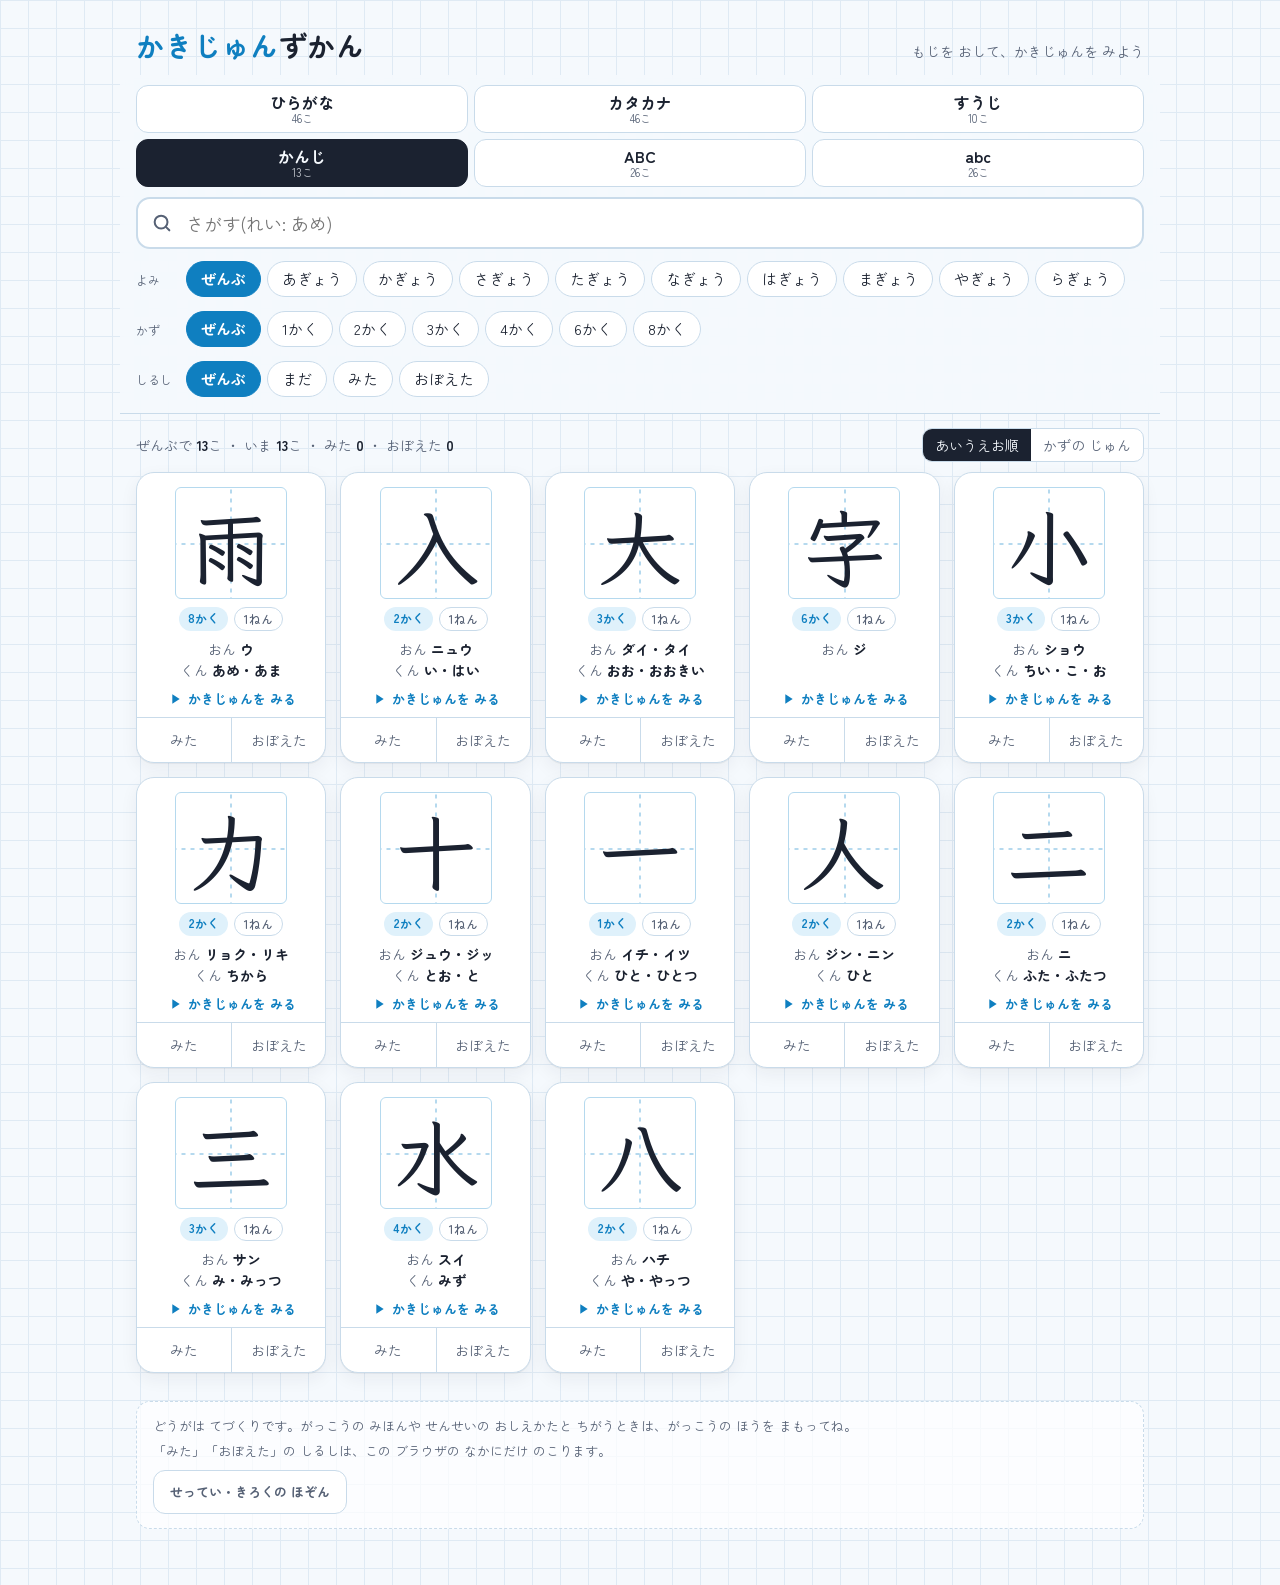
<file: docs/index.html>
<!DOCTYPE html>
<html lang="ja">
<head>
<meta charset="utf-8">
<meta name="viewport" content="width=device-width, initial-scale=1">
<title>かきじゅんずかん</title>
<link rel="preconnect" href="https://fonts.googleapis.com">
<link rel="preconnect" href="https://fonts.gstatic.com" crossorigin>
<link href="https://fonts.googleapis.com/css2?family=Klee+One:wght@400;600&family=Zen+Maru+Gothic:wght@400;500;700&display=swap" rel="stylesheet">
<style>
/* Layout idea: a school notebook page. Pale blue ruled paper, red-pencil accent,
   each kanji sits in a dashed-cross practice square like the real 漢字ノート. */
:root {
  --paper: #f5f9fd;
  --card: #ffffff;
  --grid: #dfeaf4;
  --line: #c9dbea;
  --ink: #1b2230;
  --ink-2: #566175;
  --accent: #0f7fc0;
  --accent-soft: #dff1fb;
  --ok: #26804f;
  --ok-soft: #e0f2e7;
  --guide: #b5d9ee;
  --shadow: 0 1px 0 rgba(27, 34, 48, .05), 0 6px 18px rgba(27, 34, 48, .06);
  --font-body: "Zen Maru Gothic", "Hiragino Maru Gothic ProN", "Yu Gothic", "Noto Sans JP", sans-serif;
  --font-kanji: "Klee One", "Yu Kyokasho", "UD Digi Kyokasho N-R", "Hiragino Mincho ProN", "Noto Serif JP", serif;
  color-scheme: light;
}
@media (prefers-color-scheme: dark) {
  :root:not([data-theme="light"]) {
    --paper: #12171e; --card: #1a212b; --grid: #1b2430; --line: #2b3646;
    --ink: #edf1f7; --ink-2: #9ba7b9; --accent: #5cc3f0; --accent-soft: #1c3442;
    --ok: #5ccb8a; --ok-soft: #1c3227; --guide: #2f5568;
    --shadow: 0 1px 0 rgba(0, 0, 0, .3), 0 6px 18px rgba(0, 0, 0, .25);
    color-scheme: dark;
  }
}
:root[data-theme="dark"] {
  --paper: #12171e; --card: #1a212b; --grid: #1b2430; --line: #2b3646;
  --ink: #edf1f7; --ink-2: #9ba7b9; --accent: #5cc3f0; --accent-soft: #1c3442;
  --ok: #5ccb8a; --ok-soft: #1c3227; --guide: #2f5568;
  --shadow: 0 1px 0 rgba(0, 0, 0, .3), 0 6px 18px rgba(0, 0, 0, .25);
  color-scheme: dark;
}

* { box-sizing: border-box; }
html { -webkit-text-size-adjust: 100%; }
body {
  margin: 0;
  background-color: var(--paper);
  background-image:
    linear-gradient(var(--grid) 1px, transparent 1px),
    linear-gradient(90deg, var(--grid) 1px, transparent 1px);
  background-size: 28px 28px;
  color: var(--ink);
  font-family: var(--font-body);
  font-size: 16px;
  line-height: 1.6;
}
button, input { font: inherit; color: inherit; }
button { cursor: pointer; }
:focus-visible { outline: 3px solid var(--accent); outline-offset: 2px; border-radius: 8px; }

.wrap { max-width: 1040px; margin: 0 auto; padding: 0 16px 56px; }

/* ---------- header + controls ---------- */
.top { padding: 28px 0 12px; display: flex; flex-wrap: wrap; align-items: baseline; justify-content: space-between; gap: 6px 16px; }
h1 { margin: 0; font-size: 28px; line-height: 1.25; letter-spacing: .02em; text-wrap: balance; }
h1 .mark { color: var(--accent); }
.lead { margin: 0; color: var(--ink-2); font-size: 14px; }

.controls {
  position: sticky; top: 0; z-index: 5;
  margin: 0 -16px; padding: 10px 16px 12px;
  background: color-mix(in srgb, var(--paper) 92%, transparent);
  backdrop-filter: blur(6px);
  border-bottom: 1px solid var(--line);
  display: grid; grid-template-columns: minmax(0, 1fr); gap: 10px;
}
.tabs { display: grid; grid-template-columns: repeat(3, minmax(0, 1fr)); gap: 6px; }
.tab {
  min-height: 48px; padding: 4px 2px; border: 1.5px solid var(--line); border-radius: 12px; background: var(--card);
  display: grid; justify-items: center; align-content: center; line-height: 1.2; font-size: 16px; font-weight: 700;
}
.tab small { font-size: 11px; font-weight: 400; color: var(--ink-2); font-variant-numeric: tabular-nums; }
.tab[aria-selected="true"] { background: var(--ink); border-color: var(--ink); color: var(--paper); }
.tab[aria-selected="true"] small { color: var(--paper); opacity: .8; }
.search { position: relative; }
.search input {
  width: 100%; height: 52px; padding: 0 48px 0 48px;
  border: 2px solid var(--line); border-radius: 14px;
  background: var(--card); font-size: 18px;
}
.search input:focus { border-color: var(--accent); outline: none; box-shadow: 0 0 0 4px var(--accent-soft); }
.search svg { position: absolute; left: 15px; top: 15px; width: 22px; height: 22px; color: var(--ink-2); pointer-events: none; }
.search .clear {
  position: absolute; right: 8px; top: 8px; width: 36px; height: 36px; border: 0; border-radius: 10px;
  background: transparent; color: var(--ink-2); font-size: 22px; line-height: 1;
}
.search .clear[hidden] { display: none; }

.filters { display: grid; grid-template-columns: minmax(0, 1fr); gap: 8px; }
.frow { display: flex; align-items: center; gap: 8px; min-width: 0; }
.frow[hidden] { display: none; }
.flabel { flex: none; width: 3.4em; font-size: 12px; color: var(--ink-2); }
.chips { display: flex; gap: 6px; overflow-x: auto; padding: 2px 1px 4px; scrollbar-width: thin; min-width: 0; flex: 1; }
.chip {
  flex: none; min-width: 44px; height: 36px; padding: 0 14px;
  border: 1.5px solid var(--line); border-radius: 999px; background: var(--card);
  font-size: 15px; white-space: nowrap;
}
.chip[aria-pressed="true"] { background: var(--accent); border-color: var(--accent); color: #fff; font-weight: 700; }
:root[data-theme="dark"] .chip[aria-pressed="true"] { color: #08141c; }
@media (prefers-color-scheme: dark) { :root:not([data-theme="light"]) .chip[aria-pressed="true"] { color: #08141c; } }

.summary { display: flex; flex-wrap: wrap; gap: 4px 14px; align-items: center; justify-content: space-between; padding: 14px 0 10px; color: var(--ink-2); font-size: 14px; }
.summary b { color: var(--ink); font-variant-numeric: tabular-nums; }
.sort { display: inline-flex; border: 1.5px solid var(--line); border-radius: 10px; overflow: hidden; background: var(--card); }
.sort button { border: 0; background: transparent; padding: 5px 12px; font-size: 14px; }
.sort button[aria-pressed="true"] { background: var(--ink); color: var(--paper); }

/* ---------- cards ---------- */
.grid { list-style: none; margin: 0; padding: 0; display: grid; grid-template-columns: repeat(auto-fill, minmax(158px, 1fr)); gap: 14px; }
.card {
  background: var(--card); border: 1.5px solid var(--line); border-radius: 18px; box-shadow: var(--shadow);
  display: flex; flex-direction: column; overflow: hidden;
}
.card[data-status="done"] { border-color: color-mix(in srgb, var(--ok) 55%, var(--line)); }
.open { border: 0; background: transparent; padding: 14px 12px 8px; display: grid; justify-items: center; gap: 8px; text-align: center; }
.square {
  position: relative; width: 112px; height: 112px; display: grid; place-items: center;
  border: 1.5px solid var(--guide); border-radius: 6px;
  background:
    linear-gradient(90deg, var(--guide) 50%, transparent 50%) center / 9px 1.5px repeat-x,
    linear-gradient(0deg, var(--guide) 50%, transparent 50%) center / 1.5px 9px repeat-y;
}
.square::after { content: ""; position: absolute; inset: 0; background: var(--card); opacity: 0; }
.kanji { position: relative; z-index: 1; font-family: var(--font-kanji); font-size: 84px; line-height: 1; font-weight: 600; text-shadow: 0 0 0 var(--card); }
.meta { display: flex; gap: 6px; flex-wrap: wrap; justify-content: center; }
.tag { font-size: 12px; padding: 1px 9px; border-radius: 999px; background: var(--accent-soft); color: var(--accent); font-weight: 700; font-variant-numeric: tabular-nums; }
.tag.plain { background: transparent; border: 1px solid var(--line); color: var(--ink-2); font-weight: 500; }
.reads { font-size: 14px; color: var(--ink-2); line-height: 1.5; min-height: 3em; }
.reads b { color: var(--ink); font-weight: 700; }
.play { display: inline-flex; align-items: center; gap: 5px; color: var(--accent); font-size: 13px; font-weight: 700; }
.play svg { width: 16px; height: 16px; }
.marks { display: grid; grid-template-columns: 1fr 1fr; border-top: 1.5px solid var(--line); }
.mark-btn { border: 0; background: transparent; padding: 9px 4px; font-size: 14px; color: var(--ink-2); min-height: 44px; }
.mark-btn + .mark-btn { border-left: 1.5px solid var(--line); }
.mark-btn[aria-pressed="true"].practice { background: var(--accent-soft); color: var(--accent); font-weight: 700; }
.mark-btn[aria-pressed="true"].done { background: var(--ok-soft); color: var(--ok); font-weight: 700; }

.empty { text-align: center; padding: 48px 12px; color: var(--ink-2); }
.empty strong { display: block; color: var(--ink); font-size: 18px; margin-bottom: 6px; }
.empty button { margin-top: 12px; height: 44px; padding: 0 20px; border-radius: 12px; border: 1.5px solid var(--accent); background: var(--card); color: var(--accent); font-weight: 700; }

.foot { margin-top: 28px; padding: 14px 16px; border: 1.5px dashed var(--line); border-radius: 14px; color: var(--ink-2); font-size: 13px; background: color-mix(in srgb, var(--card) 70%, transparent); }
.foot p { margin: 0; }
.foot p + p { margin-top: 4px; }

/* ---------- video dialog ---------- */
.scrim { position: fixed; inset: 0; z-index: 20; background: rgba(10, 14, 20, .62); display: grid; place-items: center; padding: 12px; }
.scrim[hidden] { display: none; }
.sheet { width: min(900px, 100%); max-height: calc(100% - 8px); overflow: auto; background: var(--card); border-radius: 20px; box-shadow: 0 20px 60px rgba(0, 0, 0, .4); }
.sheet-head { display: flex; align-items: center; gap: 10px; padding: 12px 12px 8px 18px; }
.sheet-head h2 { margin: 0; font-size: 20px; flex: 1; min-width: 0; }
.sheet-head h2 .k { font-family: var(--font-kanji); font-size: 30px; margin-right: 8px; color: var(--accent); }
.kanji.latin, .sheet-head h2 .k.latin { font-family: "Helvetica Neue", Arial, "Noto Sans", "Segoe UI", sans-serif; font-weight: 500; }
.icon-btn { width: 44px; height: 44px; border-radius: 12px; border: 1.5px solid var(--line); background: var(--card); font-size: 20px; line-height: 1; }
.icon-btn:disabled { opacity: .35; cursor: default; }
.video-box { background: #fff; aspect-ratio: 16 / 9; width: 100%; }
.video-box video { width: 100%; height: 100%; display: block; background: #faf7f2; }
.sheet-body { padding: 12px 18px 18px; display: grid; gap: 10px; }
.speed { display: flex; align-items: center; gap: 8px; flex-wrap: wrap; }
.speed .chip { height: 40px; }
.facts { margin: 0; display: grid; grid-template-columns: auto 1fr auto; gap: 6px 12px; align-items: center; font-size: 15px; }
.facts dt { color: var(--ink-2); font-size: 13px; }
.facts dd { margin: 0; }
.facts dd.has-pic { display: flex; align-items: center; gap: 10px; }
.facts .pic { font-size: 40px; line-height: 1; flex: none; }
.facts .jp { display: block; font-size: 12px; color: var(--ink-2); margin-top: 2px; }
.note { margin: 0; padding: 8px 12px; border-radius: 10px; background: var(--accent-soft); color: var(--ink); font-size: 14px; }

@media (max-width: 420px) {
  h1 { font-size: 24px; }
  .grid { grid-template-columns: repeat(2, minmax(0, 1fr)); gap: 10px; }
  .square { width: 96px; height: 96px; }
  .kanji { font-size: 72px; }
  .scrim { padding: 0; align-items: end; }
  .sheet { border-radius: 20px 20px 0 0; max-height: 96%; }
}
@media (prefers-reduced-motion: no-preference) {
  .card { transition: transform .12s ease, box-shadow .12s ease; }
  .card:hover { transform: translateY(-2px); }
}
</style>
<link rel="stylesheet" href="practice.css">
</head>
<body>
<div class="wrap">
  <header class="top">
    <h1><span class="mark">かきじゅん</span>ずかん</h1>
    <p class="lead">もじを おして、かきじゅんを みよう</p>
  </header>

  <section class="controls" aria-label="さがす・しぼりこみ">
    <div class="tabs" id="tabs" role="tablist" aria-label="もじの しゅるい"></div>
    <div class="search">
      <svg viewBox="0 0 24 24" fill="none" stroke="currentColor" stroke-width="2.2" stroke-linecap="round" aria-hidden="true"><circle cx="11" cy="11" r="7"/><path d="M20 20l-3.5-3.5"/></svg>
      <input id="q" type="search" inputmode="search" autocomplete="off" enterkeyhint="search"
             placeholder="さがす(れい: あめ)" aria-label="かんじ・よみ・ことばで さがす">
      <button class="clear" id="qclear" type="button" aria-label="もじを けす" hidden>×</button>
    </div>
    <div class="filters">
      <div class="frow"><span class="flabel">よみ</span><div class="chips" id="rows" role="group" aria-label="よみの ぎょうで しぼりこむ"></div></div>
      <div class="frow"><span class="flabel">かず</span><div class="chips" id="strokes" role="group" aria-label="かくの かずで しぼりこむ"></div></div>
      <div class="frow"><span class="flabel">しるし</span><div class="chips" id="status" role="group" aria-label="しるしでしぼりこむ"></div></div>
    </div>
  </section>

  <div class="summary">
    <span id="count" aria-live="polite"></span>
    <span class="sort" role="group" aria-label="ならびかえ">
      <button type="button" data-sort="kana" aria-pressed="true">あいうえお順</button>
      <button type="button" data-sort="strokes" aria-pressed="false">かずの じゅん</button>
    </span>
  </div>

  <ul class="grid" id="grid"></ul>
  <div class="empty" id="soon" hidden>
    <strong>このタブの どうがは、まだ ありません</strong>
    <span>じゅんびが できたら、ここに ならびます。</span>
  </div>
  <div class="empty" id="empty" hidden>
    <strong>みつかりません</strong>
    <span>ひらがなで「あめ」のように いれるか、しぼりこみを はずして ください。</span><br>
    <button type="button" id="reset">しぼりこみを ぜんぶ はずす</button>
  </div>

  <aside class="foot">
    <p>どうがは てづくりです。がっこうの みほんや せんせいの おしえかたと ちがうときは、がっこうの ほうを まもってね。</p>
    <p>「みた」「おぼえた」の しるしは、この ブラウザの なかにだけ のこります。</p>
  </aside>
</div>

<div class="scrim" id="scrim" hidden>
  <div class="sheet" role="dialog" aria-modal="true" aria-labelledby="dtitle" id="sheet">
    <div class="sheet-head">
      <button class="icon-btn" id="prev" type="button" aria-label="まえの もじ">‹</button>
      <h2 id="dtitle"></h2>
      <button class="icon-btn" id="next" type="button" aria-label="つぎの もじ">›</button>
      <button class="icon-btn" id="close" type="button" aria-label="とじる">×</button>
    </div>
    <div class="video-box"><video id="video" controls playsinline muted loop preload="metadata"></video></div>
    <div class="sheet-body">
      <div class="speed" role="group" aria-label="どうがの はやさ">
        <button class="chip" type="button" data-rate="0.5" aria-pressed="false">ゆっくり</button>
        <button class="chip" type="button" data-rate="1" aria-pressed="true">ふつう</button>
      </div>
      <dl class="facts" id="facts"></dl>
      <p class="note" id="note" hidden></p>
    </div>
  </div>
</div>

<script>
/* ---- data: add one object per kanji; put its video in videos/ ---- */
const KANJI = [
  { k: "雨", on: ["ウ"], kun: ["あめ", "あま"], mean: "そらから ふって くる みず", ex: ["雨が ふって きた", "あめが ふって きた", "🌧️"], words: [["大雨", "おおあめ"], ["小雨", "こさめ"], ["雨天", "うてん"]],
    grade: 1, strokes: 8, video: "videos/ame.mp4", note: "" },
  { k: "字", on: ["ジ"], kun: [], mean: "ことばを かく ための しるし。もじ", ex: ["字を ゆっくり かく", "じを ゆっくり かく", "✏️"], words: [["文字", "もじ"], ["十字", "じゅうじ"], ["赤字", "あかじ"]],
    grade: 1, strokes: 6, video: "videos/ji.mp4", note: "" },
  { k: "水", on: ["スイ"], kun: ["みず"], mean: "のむ みず。かわや うみの みず", ex: ["水を のむ", "みずを のむ", "🚰"], words: [["水", "みず"], ["水玉", "みずたま"], ["水田", "すいでん"]],
    grade: 1, strokes: 4, video: "videos/sui.mp4", note: "" },
  { k: "大", on: ["ダイ", "タイ"], kun: ["おお", "おおきい"], mean: "おおきい こと", ex: ["大きい きを 見た", "おおきい きを みた", "🌳"], words: [["大きい", "おおきい"], ["大雨", "おおあめ"], ["大小", "だいしょう"]],
    grade: 1, strokes: 3, video: "videos/dai.mp4", note: "" },
  { k: "一", on: ["イチ", "イツ"], kun: ["ひと", "ひとつ"], mean: "ひとつ。かずの 1", ex: ["一つ ください", "ひとつ ください", "☝️"], words: [["一つ", "ひとつ"], ["一人", "ひとり"], ["一年", "いちねん"]],
    grade: 1, strokes: 1, video: "videos/ichi.mp4", note: "" },
  { k: "二", on: ["ニ"], kun: ["ふた", "ふたつ"], mean: "ふたつ。かずの 2", ex: ["二つ たべた", "ふたつ たべた", "✌️"], words: [["二つ", "ふたつ"], ["二人", "ふたり"], ["二日", "ふつか"]],
    grade: 1, strokes: 2, video: "videos/ni.mp4", note: "" },
  { k: "三", on: ["サン"], kun: ["み", "みっつ"], mean: "みっつ。かずの 3", ex: ["三つ ならべる", "みっつ ならべる", "🍡"], words: [["三つ", "みっつ"], ["三日", "みっか"], ["三月", "さんがつ"]],
    grade: 1, strokes: 3, video: "videos/san.mp4", note: "" },
  { k: "十", on: ["ジュウ", "ジッ"], kun: ["とお", "と"], mean: "とお。かずの 10", ex: ["十まで かぞえる", "とおまで かぞえる", "🔟"], words: [["十", "とお"], ["十人", "じゅうにん"], ["十日", "とおか"]],
    grade: 1, strokes: 2, video: "videos/juu.mp4", note: "" },
  { k: "八", on: ["ハチ"], kun: ["や", "やっつ"], mean: "やっつ。かずの 8", ex: ["おかしが 八つ ある", "おかしが やっつ ある", "🍬"], words: [["八つ", "やっつ"], ["八百", "はっぴゃく"], ["八日", "ようか"]],
    grade: 1, strokes: 2, video: "videos/hachi.mp4", note: "" },
  { k: "力", on: ["リョク", "リキ"], kun: ["ちから"], mean: "からだの ちから。ちからが つよい こと", ex: ["力を 入れて もつ", "ちからを いれて もつ", "💪"], words: [["力", "ちから"], ["力もち", "ちからもち"], ["学力", "がくりょく"]],
    grade: 1, strokes: 2, video: "videos/chikara.mp4", note: "" },
  { k: "人", on: ["ジン", "ニン"], kun: ["ひと"], mean: "ひと。にんげん", ex: ["人が たくさん いる", "ひとが たくさん いる", "👥"], words: [["人", "ひと"], ["大人", "おとな"], ["人口", "じんこう"]],
    grade: 1, strokes: 2, video: "videos/hito.mp4", note: "" },
  { k: "入", on: ["ニュウ"], kun: ["い", "はい"], mean: "そとから なかへ はいる こと", ex: ["へやに 入る", "へやに はいる", "🚪"], words: [["入る", "はいる"], ["入口", "いりぐち"], ["入学", "にゅうがく"]],
    grade: 1, strokes: 2, video: "videos/nyuu.mp4", note: "" },
  { k: "小", on: ["ショウ"], kun: ["ちい", "こ", "お"], mean: "ちいさい こと", ex: ["小さい 字を かく", "ちいさい じを かく", "🔍"], words: [["小さい", "ちいさい"], ["小雨", "こさめ"], ["小学校", "しょうがっこう"]],
    grade: 1, strokes: 3, video: "videos/shou.mp4", note: "" }
];

/* kana & numbers: [char, romaji/reading, strokes] — video file is videos/<prefix>_<romaji>.mp4 */
const KANA = {"h": [["あ", "a", 3], ["い", "i", 2], ["う", "u", 2], ["え", "e", 2], ["お", "o", 3], ["か", "ka", 3], ["き", "ki", 4], ["く", "ku", 1], ["け", "ke", 3], ["こ", "ko", 2], ["さ", "sa", 3], ["し", "shi", 1], ["す", "su", 2], ["せ", "se", 3], ["そ", "so", 2], ["た", "ta", 4], ["ち", "chi", 2], ["つ", "tsu", 1], ["て", "te", 1], ["と", "to", 2], ["な", "na", 4], ["に", "ni", 3], ["ぬ", "nu", 2], ["ね", "ne", 2], ["の", "no", 1], ["は", "ha", 3], ["ひ", "hi", 1], ["ふ", "fu", 4], ["へ", "he", 1], ["ほ", "ho", 4], ["ま", "ma", 3], ["み", "mi", 2], ["む", "mu", 3], ["め", "me", 2], ["も", "mo", 3], ["や", "ya", 3], ["ゆ", "yu", 2], ["よ", "yo", 2], ["ら", "ra", 2], ["り", "ri", 2], ["る", "ru", 2], ["れ", "re", 2], ["ろ", "ro", 1], ["わ", "wa", 2], ["を", "wo", 3], ["ん", "n", 1]], "k": [["ア", "a", 2], ["イ", "i", 2], ["ウ", "u", 3], ["エ", "e", 3], ["オ", "o", 3], ["カ", "ka", 2], ["キ", "ki", 3], ["ク", "ku", 2], ["ケ", "ke", 3], ["コ", "ko", 2], ["サ", "sa", 3], ["シ", "shi", 3], ["ス", "su", 2], ["セ", "se", 2], ["ソ", "so", 2], ["タ", "ta", 3], ["チ", "chi", 3], ["ツ", "tsu", 3], ["テ", "te", 3], ["ト", "to", 2], ["ナ", "na", 2], ["ニ", "ni", 2], ["ヌ", "nu", 2], ["ネ", "ne", 4], ["ノ", "no", 1], ["ハ", "ha", 2], ["ヒ", "hi", 2], ["フ", "fu", 1], ["ヘ", "he", 1], ["ホ", "ho", 4], ["マ", "ma", 2], ["ミ", "mi", 3], ["ム", "mu", 2], ["メ", "me", 2], ["モ", "mo", 3], ["ヤ", "ya", 2], ["ユ", "yu", 2], ["ヨ", "yo", 3], ["ラ", "ra", 2], ["リ", "ri", 2], ["ル", "ru", 2], ["レ", "re", 1], ["ロ", "ro", 3], ["ワ", "wa", 2], ["ヲ", "wo", 3], ["ン", "n", 2]], "n": [["0", "ぜろ", 1], ["1", "いち", 2], ["2", "に", 1], ["3", "さん", 1], ["4", "よん", 2], ["5", "ご", 2], ["6", "ろく", 1], ["7", "なな", 1], ["8", "はち", 1], ["9", "きゅう", 2]]};
const KANA_EX = {"あ": ["あめ", "あめ", "☔"], "い": ["いぬ", "いぬ", "🐶"], "う": ["うさぎ", "うさぎ", "🐰"], "え": ["えんぴつ", "えんぴつ", "✏️"], "お": ["おにぎり", "おにぎり", "🍙"], "か": ["かさ", "かさ", "☂️"], "き": ["きつね", "きつね", "🦊"], "く": ["くるま", "くるま", "🚗"], "け": ["けーき", "けーき", "🍰"], "こ": ["こあら", "こあら", "🐨"], "さ": ["さかな", "さかな", "🐟"], "し": ["しか", "しか", "🦌"], "す": ["すいか", "すいか", "🍉"], "せ": ["せっけん", "せっけん", "🧼"], "そ": ["そら", "そら", "☁️"], "た": ["たこ", "たこ", "🐙"], "ち": ["ちず", "ちず", "🗺️"], "つ": ["つみき", "つみき", "🧱"], "て": ["てがみ", "てがみ", "✉️"], "と": ["とり", "とり", "🐦"], "な": ["なす", "なす", "🍆"], "に": ["にんじん", "にんじん", "🥕"], "ぬ": ["ぬいぐるみ", "ぬいぐるみ", "🧸"], "ね": ["ねこ", "ねこ", "🐱"], "の": ["のこぎり", "のこぎり", "🪚"], "は": ["はな", "はな", "🌸"], "ひ": ["ひこうき", "ひこうき", "✈️"], "ふ": ["ふね", "ふね", "🚢"], "へ": ["へび", "へび", "🐍"], "ほ": ["ほし", "ほし", "⭐"], "ま": ["まど", "まど", "🪟"], "み": ["みかん", "みかん", "🍊"], "む": ["むし", "むし", "🐛"], "め": ["めがね", "めがね", "👓"], "も": ["もも", "もも", "🍑"], "や": ["やま", "やま", "⛰️"], "ゆ": ["ゆき", "ゆき", "❄️"], "よ": ["よる", "よる", "🌃"], "ら": ["らいおん", "らいおん", "🦁"], "り": ["りんご", "りんご", "🍎"], "る": ["るすばん", "るすばん", "🏠"], "れ": ["れもん", "れもん", "🍋"], "ろ": ["ろうそく", "ろうそく", "🕯️"], "わ": ["わに", "わに", "🐊"], "を": ["ほんを", "ほんを", "📖"], "ん": ["ぱん", "ぱん", "🍞"], "ア": ["アイス", "アイス", "🍨"], "イ": ["イルカ", "イルカ", "🐬"], "ウ": ["ウインナー", "ウインナー", "🌭"], "エ": ["エビ", "エビ", "🦐"], "オ": ["オレンジ", "オレンジ", "🍊"], "カ": ["カメラ", "カメラ", "📷"], "キ": ["キウイ", "キウイ", "🥝"], "ク": ["クッキー", "クッキー", "🍪"], "ケ": ["ケーキ", "ケーキ", "🍰"], "コ": ["コーヒー", "コーヒー", "☕"], "サ": ["サラダ", "サラダ", "🥗"], "シ": ["シャツ", "シャツ", "👕"], "ス": ["スプーン", "スプーン", "🥄"], "セ": ["セーター", "セーター", "🧥"], "ソ": ["ソファ", "ソファ", "🛋️"], "タ": ["タクシー", "タクシー", "🚕"], "チ": ["チーズ", "チーズ", "🧀"], "ツ": ["ツリー", "ツリー", "🎄"], "テ": ["テレビ", "テレビ", "📺"], "ト": ["トマト", "トマト", "🍅"], "ナ": ["ナッツ", "ナッツ", "🥜"], "ニ": ["ニュース", "ニュース", "📰"], "ヌ": ["ヌードル", "ヌードル", "🍜"], "ネ": ["ネクタイ", "ネクタイ", "👔"], "ノ": ["ノート", "ノート", "📓"], "ハ": ["ハート", "ハート", "❤️"], "ヒ": ["ヒヨコ", "ヒヨコ", "🐥"], "フ": ["フォーク", "フォーク", "🍴"], "ヘ": ["ヘリコプター", "ヘリコプター", "🚁"], "ホ": ["ホテル", "ホテル", "🏨"], "マ": ["マスク", "マスク", "😷"], "ミ": ["ミルク", "ミルク", "🥛"], "ム": ["ムーン", "ムーン", "🌙"], "メ": ["メロン", "メロン", "🍈"], "モ": ["モノレール", "モノレール", "🚝"], "ヤ": ["ヤッホー", "ヤッホー", "📣"], "ユ": ["ユーフォー", "ユーフォー", "🛸"], "ヨ": ["ヨット", "ヨット", "⛵"], "ラ": ["ラジオ", "ラジオ", "📻"], "リ": ["リボン", "リボン", "🎀"], "ル": ["ルビー", "ルビー", "💎"], "レ": ["レモン", "レモン", "🍋"], "ロ": ["ロケット", "ロケット", "🚀"], "ワ": ["ワニ", "ワニ", "🐊"], "ン": ["ペン", "ペン", "🖊️"]};
KANA.h.forEach(([c, r, n], i) => KANJI.push({ k: c, cat: "hiragana", on: [], kun: [], words: [], ex: KANA_EX[c] || null, grade: 0, strokes: n, video: `videos/h_${r}.mp4`, note: "", ord: i, sub: r }));
KANA.k.forEach(([c, r, n], i) => KANJI.push({ k: c, cat: "katakana", on: [], kun: [], words: [], ex: KANA_EX[c] || null, grade: 0, strokes: n, video: `videos/k_${r}.mp4`, note: "", ord: i, sub: r }));
KANA.n.forEach(([c, r, n], i) => KANJI.push({ k: c, cat: "number", on: [], kun: [], words: [], grade: 0, strokes: n, video: `videos/n_${c}.mp4`, note: "", ord: i, sub: r }));
/* 英語 A〜Z(おおもじ / こもじ): [よみ(カタカナ), ことば, にほんご, 絵] */
const ALPHA = {"A": ["エイ", "Apple", "りんご", "🍎"], "B": ["ビー", "Banana", "バナナ", "🍌"], "C": ["シー", "Cat", "ねこ", "🐱"], "D": ["ディー", "Dog", "いぬ", "🐶"], "E": ["イー", "Egg", "たまご", "🥚"], "F": ["エフ", "Fish", "さかな", "🐟"], "G": ["ジー", "Grape", "ぶどう", "🍇"], "H": ["エイチ", "Hat", "ぼうし", "🎩"], "I": ["アイ", "Ice", "こおり", "🧊"], "J": ["ジェイ", "Juice", "ジュース", "🧃"], "K": ["ケイ", "Key", "かぎ", "🔑"], "L": ["エル", "Lemon", "レモン", "🍋"], "M": ["エム", "Moon", "つき", "🌙"], "N": ["エヌ", "Nose", "はな", "👃"], "O": ["オウ", "Orange", "オレンジ", "🍊"], "P": ["ピー", "Pig", "ぶた", "🐷"], "Q": ["キュー", "Queen", "じょおう", "👸"], "R": ["アール", "Rabbit", "うさぎ", "🐰"], "S": ["エス", "Sun", "たいよう", "☀️"], "T": ["ティー", "Tiger", "とら", "🐯"], "U": ["ユー", "Umbrella", "かさ", "☂️"], "V": ["ヴィー", "Violin", "バイオリン", "🎻"], "W": ["ダブリュー", "Whale", "くじら", "🐳"], "X": ["エックス", "Box", "はこ", "📦"], "Y": ["ワイ", "Yellow", "きいろ", "💛"], "Z": ["ズィー", "Zebra", "しまうま", "🦓"]};
const ASTROKES = {"u": [3, 3, 1, 2, 4, 3, 2, 3, 1, 1, 3, 2, 4, 3, 1, 2, 2, 3, 1, 2, 1, 1, 1, 2, 3, 3], "l": [2, 2, 1, 2, 1, 2, 2, 2, 2, 2, 3, 1, 3, 2, 1, 2, 2, 2, 1, 2, 2, 1, 1, 2, 2, 3]};
[["upper", "u"], ["lower", "l"]].forEach(([cat, t]) => "ABCDEFGHIJKLMNOPQRSTUVWXYZ".split("").forEach((c, i) => {
  const [name, w, jp, e] = ALPHA[c], k = t === "u" ? c : c.toLowerCase();
  KANJI.push({ k, cat, on: [], kun: [], words: [], grade: 0, strokes: ASTROKES[t][i], video: `videos/${t}_${k}.mp4`, note: "", ord: i, alpha: { name, w: t === "u" ? w : w.toLowerCase(), jp, e } });
}));

/* tabs: each entry in KANJI carries cat (default "kanji"). Hiragana / katakana / numbers use the same fields. */
const CATS = [["hiragana", "ひらがな"], ["katakana", "カタカナ"], ["number", "すうじ"], ["kanji", "かんじ"], ["upper", "ABC"], ["lower", "abc"]];
const ROWS = [["あ", "あいうえお"], ["か", "かきくけこがぎぐげご"], ["さ", "さしすせそざじずぜぞ"], ["た", "たちつてとだぢづでど"],
  ["な", "なにぬねの"], ["は", "はひふへほばびぶべぼぱぴぷぺぽ"], ["ま", "まみむめも"], ["や", "やゆよ"], ["ら", "らりるれろ"], ["わ", "わをん"]];

const $ = (id) => document.getElementById(id);
const norm = (s) => String(s).normalize("NFKC").toLowerCase()
  .replace(/[ァ-ヶ]/g, (c) => String.fromCharCode(c.charCodeAt(0) - 0x60))
  .replace(/[\s　・、。,.]/g, "");
const esc = (s) => String(s).replace(/[&<>"']/g, (c) => ({ "&": "&amp;", "<": "&lt;", ">": "&gt;", '"': "&quot;", "'": "&#39;" }[c]));
const rowOf = (reading) => { const c = norm(reading)[0]; const r = ROWS.find((x) => x[1].includes(c)); return r ? r[0] : null; };

KANJI.forEach((d) => {
  d.cat = d.cat || "kanji";
  const reads = [...d.on, ...d.kun];
  const isKana = d.cat === "hiragana" || d.cat === "katakana";
  if (d.cat === "number") d.sub += { "0": " れい まる", "4": " し", "7": " しち", "9": " く" }[d.k] || "";
  d.sortKey = norm(d.kun[0] || d.on[0] || "");
  d.rows = isKana ? [rowOf(d.k)].filter(Boolean) : [...new Set(reads.map(rowOf).filter(Boolean))];
  d.hay = norm([d.k, ...reads, ...d.words.flat(), ...(d.alpha ? [d.alpha.name, d.alpha.w, d.alpha.jp] : []), d.strokes + "画", d.strokes + "かく", d.grade ? d.grade + "年" + d.grade + "ねん" : "", d.sub || ""].join(" "));
  d.direct = [d.k, ...reads, ...(d.sub ? d.sub.split(" ") : [])].map(norm);   /* the kanji itself and its readings, for ranking */
});

/* ---- state ---- */
const hashCat = () => { const h = location.hash.slice(1); return CATS.some((c) => c[0] === h) ? h : null; };
const state = { cat: hashCat() || "kanji", q: "", row: null, strokes: null, status: "all", sort: "kana" };
let marks = {};
try { marks = JSON.parse(localStorage.getItem("kanji-marks") || "{}") || {}; } catch (e) { marks = {}; }
const saveMarks = () => { try { localStorage.setItem("kanji-marks", JSON.stringify(marks)); } catch (e) { /* storage may be unavailable */ } };

/* ---- filtering ---- */
function matches(d) {
  if (d.cat !== state.cat) return false;
  const tokens = state.q.normalize("NFKC").split(/[\s　]+/).map(norm).filter(Boolean);
  if (!tokens.every((t) => d.hay.includes(t))) return false;
  if (state.row && !d.rows.includes(state.row)) return false;
  if (state.strokes && d.strokes !== state.strokes) return false;
  const m = marks[d.k] || "";
  if (state.status === "none" && m !== "") return false;
  if (state.status === "practice" && m !== "practice") return false;
  if (state.status === "done" && m !== "done") return false;
  return true;
}
/* While searching, the kanji whose own reading matches come first (あめ → 雨 before 大, which only has 大雨). */
function score(d) {
  const tokens = state.q.normalize("NFKC").split(/[\s　]+/).map(norm).filter(Boolean);
  if (!tokens.length) return 0;
  return Math.min(...tokens.map((t) => d.direct.includes(t) ? 3 : d.direct.some((r) => r.startsWith(t)) ? 2 : 1));
}
function visible() {
  const list = KANJI.filter(matches);
  const base = (a, b) => state.sort === "strokes" ? a.strokes - b.strokes || (a.ord ?? 0) - (b.ord ?? 0) || a.sortKey.localeCompare(b.sortKey, "ja")
    : a.ord !== undefined && b.ord !== undefined ? a.ord - b.ord
    : state.sort === "strokes"
    ? a.strokes - b.strokes || a.sortKey.localeCompare(b.sortKey, "ja")
    : a.sortKey.localeCompare(b.sortKey, "ja");
  list.sort((a, b) => score(b) - score(a) || base(a, b));
  return list;
}

/* ---- render ---- */
function chipGroup(el, items, current, onPick) {
  el.innerHTML = items.map(([val, label]) =>
    `<button class="chip" type="button" data-v="${esc(val)}" aria-pressed="${String(val) === String(current)}">${esc(label)}</button>`).join("");
  el.onclick = (e) => { const b = e.target.closest("button[data-v]"); if (b) onPick(b.dataset.v); };
}
const pool = () => KANJI.filter((d) => d.cat === state.cat);
function renderTabs() {
  $("tabs").innerHTML = CATS.map(([id, label]) =>
    `<button class="tab" type="button" role="tab" id="tab-${id}" data-cat="${id}" aria-selected="${id === state.cat}">${esc(label)}<small>${KANJI.filter((d) => d.cat === id).length}こ</small></button>`).join("");
}
function renderFilters() {
  const rows = ROWS.map((r) => r[0]).filter((r) => pool().some((d) => d.rows.includes(r)));
  $("rows").parentElement.hidden = state.cat === "upper" || state.cat === "lower";
  chipGroup($("rows"), [["", "ぜんぶ"], ...rows.map((r) => [r, r + "ぎょう"])], state.row || "", (v) => { state.row = v || null; update(); });
  const ss = [...new Set(pool().map((d) => d.strokes))].sort((a, b) => a - b);
  chipGroup($("strokes"), [["", "ぜんぶ"], ...ss.map((n) => [n, n + "かく"])], state.strokes || "", (v) => { state.strokes = v ? Number(v) : null; update(); });
  chipGroup($("status"), [["all", "ぜんぶ"], ["none", "まだ"], ["practice", "みた"], ["done", "おぼえた"]], state.status, (v) => { state.status = v; update(); });
}
function cardHTML(d) {
  const m = marks[d.k] || "";
  /* カタカナ → ひらがな(カードの よみ 用) */
  const toHira = (c) => c.replace(/[\u30a1-\u30f6]/g, (x) => String.fromCharCode(x.charCodeAt(0) - 0x60));
  const reads = d.alpha ? `<b>${esc(d.alpha.e)} ${esc(d.alpha.w)}</b><br>${esc(d.alpha.name)}` : d.sub ? `よみ <b>${esc(d.cat === "number" ? d.sub.split(" ")[0] : toHira(d.k))}</b>` : [d.on.length ? `おん <b>${esc(d.on.join("・"))}</b>` : "", d.kun.length ? `くん <b>${esc(d.kun.join("・"))}</b>` : ""].filter(Boolean).join("<br>");
  return `<li class="card" data-status="${esc(m)}">
    <button class="open" type="button" data-open="${esc(d.k)}" aria-label="${esc(d.k)}の かきじゅんを みる">
      <span class="square"><span class="kanji${d.alpha ? " latin" : ""}">${esc(d.k)}</span></span>
      <span class="meta"><span class="tag">${d.strokes}かく</span>${d.grade ? `<span class="tag plain">${d.grade}ねん</span>` : ""}</span>
      <span class="reads">${reads}</span>
      <span class="play"><svg viewBox="0 0 24 24" fill="currentColor" aria-hidden="true"><path d="M8 5v14l11-7z"/></svg>かきじゅんを みる</span>
    </button>
    <div class="marks">
      <button class="mark-btn practice" type="button" data-mark="practice" data-k="${esc(d.k)}" aria-pressed="${m === "practice"}">みた</button>
      <button class="mark-btn done" type="button" data-mark="done" data-k="${esc(d.k)}" aria-pressed="${m === "done"}">おぼえた</button>
    </div>
  </li>`;
}
function renderList() {
  const list = visible();
  $("grid").innerHTML = list.map(cardHTML).join("");
  const total = pool().length;
  $("soon").hidden = total > 0;
  $("empty").hidden = list.length > 0 || total === 0;
  const nP = pool().filter((d) => marks[d.k] === "practice").length;
  const nD = pool().filter((d) => marks[d.k] === "done").length;
  $("count").innerHTML = `ぜんぶで <b>${total}</b>こ ・ いま <b>${list.length}</b>こ ・ みた <b>${nP}</b> ・ おぼえた <b>${nD}</b>`;
  $("qclear").hidden = !state.q;
  document.querySelectorAll(".sort button").forEach((b) => b.setAttribute("aria-pressed", String(b.dataset.sort === state.sort)));
  const kb = document.querySelector('.sort [data-sort="kana"]'); if (kb) kb.textContent = state.cat === "upper" || state.cat === "lower" ? "ABC順" : "あいうえお順";
  return list;
}
function update() { renderTabs(); renderFilters(); currentList = renderList(); }
let currentList = [];
$("tabs").addEventListener("click", (e) => {
  const b = e.target.closest("button[data-cat]"); if (!b || b.dataset.cat === state.cat) return;
  Object.assign(state, { cat: b.dataset.cat, q: "", row: null, strokes: null, status: "all" });
  $("q").value = "";
  try { history.replaceState(null, "", "#" + state.cat); } catch (err) { location.hash = state.cat; }
  update();
});
window.addEventListener("hashchange", () => {
  const c = hashCat(); if (c && c !== state.cat) { Object.assign(state, { cat: c, q: "", row: null, strokes: null, status: "all" }); $("q").value = ""; update(); }
});

/* ---- events ---- */
$("q").addEventListener("input", (e) => { state.q = e.target.value; currentList = renderList(); });
$("qclear").addEventListener("click", () => { $("q").value = ""; state.q = ""; update(); $("q").focus(); });
$("reset").addEventListener("click", () => { Object.assign(state, { q: "", row: null, strokes: null, status: "all" }); $("q").value = ""; update(); });
document.querySelector(".sort").addEventListener("click", (e) => { const b = e.target.closest("button[data-sort]"); if (b) { state.sort = b.dataset.sort; update(); } });
$("grid").addEventListener("click", (e) => {
  const mk = e.target.closest("button[data-mark]");
  if (mk) {
    const k = mk.dataset.k, v = mk.dataset.mark;
    if (marks[k] === v) delete marks[k]; else marks[k] = v;
    saveMarks(); update(); return;
  }
  const op = e.target.closest("button[data-open]");
  if (op) openDialog(op.dataset.open, op);
});

/* ---- dialog ---- */
let openFrom = null, openKey = null, marksChanged = false;
function show(k) {
  const d = KANJI.find((x) => x.k === k); if (!d) return;
  openKey = k;
  $("dtitle").innerHTML = `<span class="k${d.alpha ? " latin" : ""}">${esc(d.k)}</span>${d.strokes}かく${d.grade ? ` ・ ${d.grade}ねん` : ""}`;
  const v = $("video");
  v.src = d.video; v.playbackRate = Number(document.querySelector(".speed .chip[aria-pressed=true]").dataset.rate);
  v.play().catch(() => {});
  /* watching a video counts as "みた" (never overrides おぼえた) */
  if (!marks[k]) { marks[k] = "practice"; saveMarks(); marksChanged = true; }
  const row = (label, text, say, mute, pic, small, lang) => `<dt>${label}</dt><dd${pic ? " class=\"has-pic\"" : ""}>${pic ? `<span class="pic" aria-hidden="true">${pic}</span>` : ""}<span>${esc(text)}${small ? `<small class="jp">${esc(small)}</small>` : ""}</span></dd><dd class="spk" data-say="${esc(say)}" data-label="${label}"${mute ? " data-mute=\"1\"" : ""}${lang ? ` data-lang="${lang}"` : ""}></dd>`;
  $("facts").innerHTML = d.alpha ? row("よみ", d.alpha.name, d.k.toUpperCase(), false, "", "", "en-US") + row("ことば", d.alpha.w, d.alpha.w, false, d.alpha.e, d.alpha.jp, "en-US") :
    d.cat === "number" ? row("よみ", d.sub.split(" ")[0], d.sub.split(" ")[0]) :
    d.sub ? row("よみ", d.k, d.k) + (d.ex ? row("ことば", d.ex[0], d.ex[1], false, d.ex[2]) : "") :
    (d.on.length ? row("おんよみ", d.on.join("、"), d.on.join("、")) : "") +
    (d.kun.length ? row("くんよみ", d.kun.join("、"), d.kun.join("、")) : "") +
    (d.ex ? row("れい", d.ex[0], d.ex[1], false, d.ex[2]) : "") +
    (d.mean ? row("いみ", d.mean, "", true) : "");
  $("note").hidden = !d.note; $("note").textContent = d.note || "";
  const i = currentList.findIndex((x) => x.k === k);
  $("prev").disabled = i <= 0; $("next").disabled = i < 0 || i >= currentList.length - 1;
  document.dispatchEvent(new CustomEvent("kakuu:show", { detail: { d } }));
}
function openDialog(k, from) { openFrom = from || null; $("scrim").hidden = false; show(k); $("close").focus(); }
function closeDialog() { document.dispatchEvent(new CustomEvent("kakuu:close")); const v = $("video"); v.pause(); v.removeAttribute("src"); v.load(); $("scrim").hidden = true; if (marksChanged) { marksChanged = false; update(); } if (openFrom && document.contains(openFrom)) openFrom.focus(); }
function step(n) { const i = currentList.findIndex((x) => x.k === openKey); const t = currentList[i + n]; if (t) show(t.k); }
$("close").addEventListener("click", closeDialog);
$("prev").addEventListener("click", () => step(-1));
$("next").addEventListener("click", () => step(1));
$("scrim").addEventListener("click", (e) => { if (e.target === $("scrim")) closeDialog(); });
document.querySelector(".speed").addEventListener("click", (e) => {
  const b = e.target.closest("button[data-rate]"); if (!b) return;
  document.querySelectorAll(".speed .chip").forEach((c) => c.setAttribute("aria-pressed", String(c === b)));
  $("video").playbackRate = Number(b.dataset.rate);
});
document.addEventListener("keydown", (e) => {
  if ($("scrim").hidden) return;
  if (e.key === "Escape") closeDialog();
  else if (e.key === "ArrowLeft") step(-1);
  else if (e.key === "ArrowRight") step(1);
  else if (e.key === "Tab") {
    const f = [...$("sheet").querySelectorAll("button:not(:disabled), video")].filter((el) => el.offsetParent !== null);
    if (!f.length) return;
    const first = f[0], last = f[f.length - 1];
    if (e.shiftKey && document.activeElement === first) { e.preventDefault(); last.focus(); }
    else if (!e.shiftKey && document.activeElement === last) { e.preventDefault(); first.focus(); }
  }
});

update();
</script>
<script src="check.js"></script>
<script src="data.js"></script>
<script src="practice.js"></script>
</body>
</html>
</file>
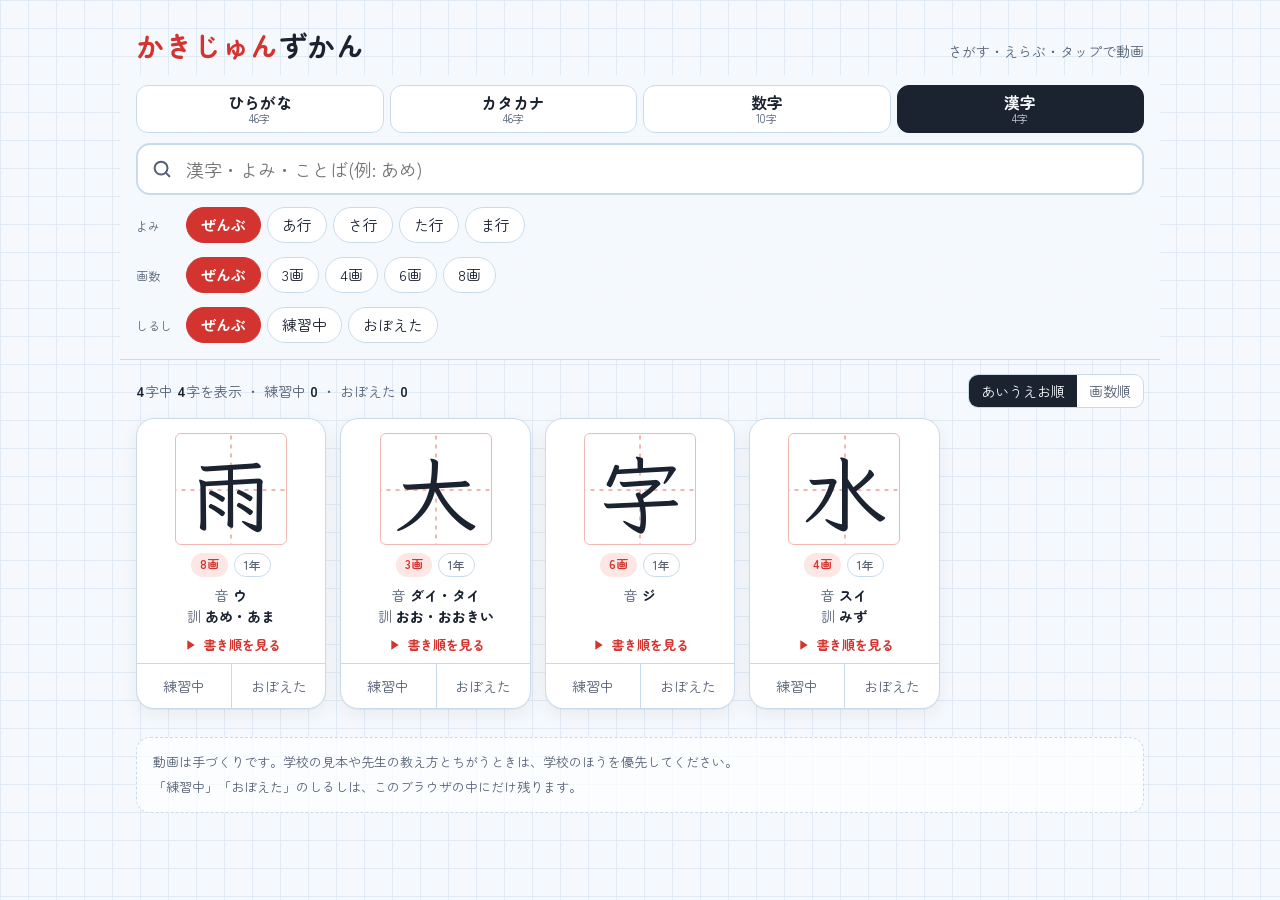
<file: site/index.html>
<!DOCTYPE html>
<html lang="ja">
<head>
<meta charset="utf-8">
<meta name="viewport" content="width=device-width, initial-scale=1">
<title>かきじゅんずかん</title>
<link rel="preconnect" href="https://fonts.googleapis.com">
<link rel="preconnect" href="https://fonts.gstatic.com" crossorigin>
<link href="https://fonts.googleapis.com/css2?family=Klee+One:wght@400;600&family=Zen+Maru+Gothic:wght@400;500;700&display=swap" rel="stylesheet">
<style>
/* Layout idea: a school notebook page. Pale blue ruled paper, red-pencil accent,
   each kanji sits in a dashed-cross practice square like the real 漢字ノート. */
:root {
  --paper: #f5f9fd;
  --card: #ffffff;
  --grid: #dfeaf4;
  --line: #c9dbea;
  --ink: #1b2230;
  --ink-2: #566175;
  --accent: #d4342f;
  --accent-soft: #fde7e5;
  --ok: #26804f;
  --ok-soft: #e0f2e7;
  --guide: #f0b7b3;
  --shadow: 0 1px 0 rgba(27, 34, 48, .05), 0 6px 18px rgba(27, 34, 48, .06);
  --font-body: "Zen Maru Gothic", "Hiragino Maru Gothic ProN", "Yu Gothic", "Noto Sans JP", sans-serif;
  --font-kanji: "Klee One", "Yu Kyokasho", "UD Digi Kyokasho N-R", "Hiragino Mincho ProN", "Noto Serif JP", serif;
  color-scheme: light;
}
@media (prefers-color-scheme: dark) {
  :root:not([data-theme="light"]) {
    --paper: #12171e; --card: #1a212b; --grid: #1b2430; --line: #2b3646;
    --ink: #edf1f7; --ink-2: #9ba7b9; --accent: #ff6e67; --accent-soft: #3b2321;
    --ok: #5ccb8a; --ok-soft: #1c3227; --guide: #6a3b39;
    --shadow: 0 1px 0 rgba(0, 0, 0, .3), 0 6px 18px rgba(0, 0, 0, .25);
    color-scheme: dark;
  }
}
:root[data-theme="dark"] {
  --paper: #12171e; --card: #1a212b; --grid: #1b2430; --line: #2b3646;
  --ink: #edf1f7; --ink-2: #9ba7b9; --accent: #ff6e67; --accent-soft: #3b2321;
  --ok: #5ccb8a; --ok-soft: #1c3227; --guide: #6a3b39;
  --shadow: 0 1px 0 rgba(0, 0, 0, .3), 0 6px 18px rgba(0, 0, 0, .25);
  color-scheme: dark;
}

* { box-sizing: border-box; }
html { -webkit-text-size-adjust: 100%; }
body {
  margin: 0;
  background-color: var(--paper);
  background-image:
    linear-gradient(var(--grid) 1px, transparent 1px),
    linear-gradient(90deg, var(--grid) 1px, transparent 1px);
  background-size: 28px 28px;
  color: var(--ink);
  font-family: var(--font-body);
  font-size: 16px;
  line-height: 1.6;
}
button, input { font: inherit; color: inherit; }
button { cursor: pointer; }
:focus-visible { outline: 3px solid var(--accent); outline-offset: 2px; border-radius: 8px; }

.wrap { max-width: 1040px; margin: 0 auto; padding: 0 16px 56px; }

/* ---------- header + controls ---------- */
.top { padding: 28px 0 12px; display: flex; flex-wrap: wrap; align-items: baseline; justify-content: space-between; gap: 6px 16px; }
h1 { margin: 0; font-size: 28px; line-height: 1.25; letter-spacing: .02em; text-wrap: balance; }
h1 .mark { color: var(--accent); }
.lead { margin: 0; color: var(--ink-2); font-size: 14px; }

.controls {
  position: sticky; top: 0; z-index: 5;
  margin: 0 -16px; padding: 10px 16px 12px;
  background: color-mix(in srgb, var(--paper) 92%, transparent);
  backdrop-filter: blur(6px);
  border-bottom: 1px solid var(--line);
  display: grid; grid-template-columns: minmax(0, 1fr); gap: 10px;
}
.tabs { display: grid; grid-template-columns: repeat(4, minmax(0, 1fr)); gap: 6px; }
.tab {
  min-height: 48px; padding: 4px 2px; border: 1.5px solid var(--line); border-radius: 12px; background: var(--card);
  display: grid; justify-items: center; align-content: center; line-height: 1.2; font-size: 16px; font-weight: 700;
}
.tab small { font-size: 11px; font-weight: 400; color: var(--ink-2); font-variant-numeric: tabular-nums; }
.tab[aria-selected="true"] { background: var(--ink); border-color: var(--ink); color: var(--paper); }
.tab[aria-selected="true"] small { color: var(--paper); opacity: .8; }
.search { position: relative; }
.search input {
  width: 100%; height: 52px; padding: 0 48px 0 48px;
  border: 2px solid var(--line); border-radius: 14px;
  background: var(--card); font-size: 18px;
}
.search input:focus { border-color: var(--accent); outline: none; box-shadow: 0 0 0 4px var(--accent-soft); }
.search svg { position: absolute; left: 15px; top: 15px; width: 22px; height: 22px; color: var(--ink-2); pointer-events: none; }
.search .clear {
  position: absolute; right: 8px; top: 8px; width: 36px; height: 36px; border: 0; border-radius: 10px;
  background: transparent; color: var(--ink-2); font-size: 22px; line-height: 1;
}
.search .clear[hidden] { display: none; }

.filters { display: grid; grid-template-columns: minmax(0, 1fr); gap: 8px; }
.frow { display: flex; align-items: center; gap: 8px; min-width: 0; }
.flabel { flex: none; width: 3.4em; font-size: 12px; color: var(--ink-2); }
.chips { display: flex; gap: 6px; overflow-x: auto; padding: 2px 1px 4px; scrollbar-width: thin; min-width: 0; flex: 1; }
.chip {
  flex: none; min-width: 44px; height: 36px; padding: 0 14px;
  border: 1.5px solid var(--line); border-radius: 999px; background: var(--card);
  font-size: 15px; white-space: nowrap;
}
.chip[aria-pressed="true"] { background: var(--accent); border-color: var(--accent); color: #fff; font-weight: 700; }
:root[data-theme="dark"] .chip[aria-pressed="true"] { color: #1a1010; }
@media (prefers-color-scheme: dark) { :root:not([data-theme="light"]) .chip[aria-pressed="true"] { color: #1a1010; } }

.summary { display: flex; flex-wrap: wrap; gap: 4px 14px; align-items: center; justify-content: space-between; padding: 14px 0 10px; color: var(--ink-2); font-size: 14px; }
.summary b { color: var(--ink); font-variant-numeric: tabular-nums; }
.sort { display: inline-flex; border: 1.5px solid var(--line); border-radius: 10px; overflow: hidden; background: var(--card); }
.sort button { border: 0; background: transparent; padding: 5px 12px; font-size: 14px; }
.sort button[aria-pressed="true"] { background: var(--ink); color: var(--paper); }

/* ---------- cards ---------- */
.grid { list-style: none; margin: 0; padding: 0; display: grid; grid-template-columns: repeat(auto-fill, minmax(158px, 1fr)); gap: 14px; }
.card {
  background: var(--card); border: 1.5px solid var(--line); border-radius: 18px; box-shadow: var(--shadow);
  display: flex; flex-direction: column; overflow: hidden;
}
.card[data-status="done"] { border-color: color-mix(in srgb, var(--ok) 55%, var(--line)); }
.open { border: 0; background: transparent; padding: 14px 12px 8px; display: grid; justify-items: center; gap: 8px; text-align: center; }
.square {
  position: relative; width: 112px; height: 112px; display: grid; place-items: center;
  border: 1.5px solid var(--guide); border-radius: 6px;
  background:
    linear-gradient(90deg, var(--guide) 50%, transparent 50%) center / 9px 1.5px repeat-x,
    linear-gradient(0deg, var(--guide) 50%, transparent 50%) center / 1.5px 9px repeat-y;
}
.square::after { content: ""; position: absolute; inset: 0; background: var(--card); opacity: 0; }
.kanji { position: relative; z-index: 1; font-family: var(--font-kanji); font-size: 84px; line-height: 1; font-weight: 600; text-shadow: 0 0 0 var(--card); }
.meta { display: flex; gap: 6px; flex-wrap: wrap; justify-content: center; }
.tag { font-size: 12px; padding: 1px 9px; border-radius: 999px; background: var(--accent-soft); color: var(--accent); font-weight: 700; font-variant-numeric: tabular-nums; }
.tag.plain { background: transparent; border: 1px solid var(--line); color: var(--ink-2); font-weight: 500; }
.reads { font-size: 14px; color: var(--ink-2); line-height: 1.5; min-height: 3em; }
.reads b { color: var(--ink); font-weight: 700; }
.play { display: inline-flex; align-items: center; gap: 5px; color: var(--accent); font-size: 13px; font-weight: 700; }
.play svg { width: 16px; height: 16px; }
.marks { display: grid; grid-template-columns: 1fr 1fr; border-top: 1.5px solid var(--line); }
.mark-btn { border: 0; background: transparent; padding: 9px 4px; font-size: 14px; color: var(--ink-2); min-height: 44px; }
.mark-btn + .mark-btn { border-left: 1.5px solid var(--line); }
.mark-btn[aria-pressed="true"].practice { background: var(--accent-soft); color: var(--accent); font-weight: 700; }
.mark-btn[aria-pressed="true"].done { background: var(--ok-soft); color: var(--ok); font-weight: 700; }

.empty { text-align: center; padding: 48px 12px; color: var(--ink-2); }
.empty strong { display: block; color: var(--ink); font-size: 18px; margin-bottom: 6px; }
.empty button { margin-top: 12px; height: 44px; padding: 0 20px; border-radius: 12px; border: 1.5px solid var(--accent); background: var(--card); color: var(--accent); font-weight: 700; }

.foot { margin-top: 28px; padding: 14px 16px; border: 1.5px dashed var(--line); border-radius: 14px; color: var(--ink-2); font-size: 13px; background: color-mix(in srgb, var(--card) 70%, transparent); }
.foot p { margin: 0; }
.foot p + p { margin-top: 4px; }

/* ---------- video dialog ---------- */
.scrim { position: fixed; inset: 0; z-index: 20; background: rgba(10, 14, 20, .62); display: grid; place-items: center; padding: 12px; }
.scrim[hidden] { display: none; }
.sheet { width: min(900px, 100%); max-height: calc(100% - 8px); overflow: auto; background: var(--card); border-radius: 20px; box-shadow: 0 20px 60px rgba(0, 0, 0, .4); }
.sheet-head { display: flex; align-items: center; gap: 10px; padding: 12px 12px 8px 18px; }
.sheet-head h2 { margin: 0; font-size: 20px; flex: 1; min-width: 0; }
.sheet-head h2 .k { font-family: var(--font-kanji); font-size: 30px; margin-right: 8px; color: var(--accent); }
.icon-btn { width: 44px; height: 44px; border-radius: 12px; border: 1.5px solid var(--line); background: var(--card); font-size: 20px; line-height: 1; }
.icon-btn:disabled { opacity: .35; cursor: default; }
.video-box { background: #fff; aspect-ratio: 16 / 9; width: 100%; }
.video-box video { width: 100%; height: 100%; display: block; background: #faf7f2; }
.sheet-body { padding: 12px 18px 18px; display: grid; gap: 10px; }
.speed { display: flex; align-items: center; gap: 8px; flex-wrap: wrap; }
.speed .chip { height: 40px; }
.facts { margin: 0; display: grid; grid-template-columns: auto 1fr; gap: 4px 14px; font-size: 15px; }
.facts dt { color: var(--ink-2); font-size: 13px; padding-top: 2px; }
.facts dd { margin: 0; }
.note { margin: 0; padding: 8px 12px; border-radius: 10px; background: var(--accent-soft); color: var(--ink); font-size: 14px; }

@media (max-width: 420px) {
  h1 { font-size: 24px; }
  .grid { grid-template-columns: repeat(2, minmax(0, 1fr)); gap: 10px; }
  .square { width: 96px; height: 96px; }
  .kanji { font-size: 72px; }
  .scrim { padding: 0; align-items: end; }
  .sheet { border-radius: 20px 20px 0 0; max-height: 96%; }
}
@media (prefers-reduced-motion: no-preference) {
  .card { transition: transform .12s ease, box-shadow .12s ease; }
  .card:hover { transform: translateY(-2px); }
}
</style>
</head>
<body>
<div class="wrap">
  <header class="top">
    <h1><span class="mark">かきじゅん</span>ずかん</h1>
    <p class="lead">さがす・えらぶ・タップで動画</p>
  </header>

  <section class="controls" aria-label="さがす・しぼりこみ">
    <div class="tabs" id="tabs" role="tablist" aria-label="文字のしゅるい"></div>
    <div class="search">
      <svg viewBox="0 0 24 24" fill="none" stroke="currentColor" stroke-width="2.2" stroke-linecap="round" aria-hidden="true"><circle cx="11" cy="11" r="7"/><path d="M20 20l-3.5-3.5"/></svg>
      <input id="q" type="search" inputmode="search" autocomplete="off" enterkeyhint="search"
             placeholder="漢字・よみ・ことば(例: あめ)" aria-label="漢字・よみ・ことばで さがす">
      <button class="clear" id="qclear" type="button" aria-label="入力を消す" hidden>×</button>
    </div>
    <div class="filters">
      <div class="frow"><span class="flabel">よみ</span><div class="chips" id="rows" role="group" aria-label="よみの行でしぼりこむ"></div></div>
      <div class="frow"><span class="flabel">画数</span><div class="chips" id="strokes" role="group" aria-label="画数でしぼりこむ"></div></div>
      <div class="frow"><span class="flabel">しるし</span><div class="chips" id="status" role="group" aria-label="しるしでしぼりこむ"></div></div>
    </div>
  </section>

  <div class="summary">
    <span id="count" aria-live="polite"></span>
    <span class="sort" role="group" aria-label="ならびかえ">
      <button type="button" data-sort="kana" aria-pressed="true">あいうえお順</button>
      <button type="button" data-sort="strokes" aria-pressed="false">画数順</button>
    </span>
  </div>

  <ul class="grid" id="grid"></ul>
  <div class="empty" id="soon" hidden>
    <strong>このタブの動画は、まだありません</strong>
    <span>じゅんびができたら、ここに並びます。</span>
  </div>
  <div class="empty" id="empty" hidden>
    <strong>見つかりません</strong>
    <span>ひらがなで「あめ」のように入れるか、しぼりこみを外してください。</span><br>
    <button type="button" id="reset">しぼりこみを全部外す</button>
  </div>

  <aside class="foot">
    <p>動画は手づくりです。学校の見本や先生の教え方とちがうときは、学校のほうを優先してください。</p>
    <p>「練習中」「おぼえた」のしるしは、このブラウザの中にだけ残ります。</p>
  </aside>
</div>

<div class="scrim" id="scrim" hidden>
  <div class="sheet" role="dialog" aria-modal="true" aria-labelledby="dtitle" id="sheet">
    <div class="sheet-head">
      <button class="icon-btn" id="prev" type="button" aria-label="前の漢字">‹</button>
      <h2 id="dtitle"></h2>
      <button class="icon-btn" id="next" type="button" aria-label="次の漢字">›</button>
      <button class="icon-btn" id="close" type="button" aria-label="とじる">×</button>
    </div>
    <div class="video-box"><video id="video" controls playsinline muted loop preload="metadata"></video></div>
    <div class="sheet-body">
      <div class="speed" role="group" aria-label="再生のはやさ">
        <button class="chip" type="button" data-rate="0.5" aria-pressed="false">ゆっくり</button>
        <button class="chip" type="button" data-rate="1" aria-pressed="true">ふつう</button>
      </div>
      <dl class="facts" id="facts"></dl>
      <p class="note" id="note" hidden></p>
    </div>
  </div>
</div>

<script>
/* ---- data: add one object per kanji; put its video in videos/ ---- */
const KANJI = [
  { k: "雨", on: ["ウ"], kun: ["あめ", "あま"], words: [["大雨", "おおあめ"], ["小雨", "こさめ"], ["雨天", "うてん"]],
    grade: 1, strokes: 8, video: "videos/ame.mp4", note: "" },
  { k: "字", on: ["ジ"], kun: [], words: [["文字", "もじ"], ["十字", "じゅうじ"], ["赤字", "あかじ"]],
    grade: 1, strokes: 6, video: "videos/ji.mp4", note: "" },
  { k: "水", on: ["スイ"], kun: ["みず"], words: [["水", "みず"], ["水玉", "みずたま"], ["水田", "すいでん"]],
    grade: 1, strokes: 4, video: "videos/sui.mp4", note: "" },
  { k: "大", on: ["ダイ", "タイ"], kun: ["おお", "おおきい"], words: [["大きい", "おおきい"], ["大雨", "おおあめ"], ["大小", "だいしょう"]],
    grade: 1, strokes: 3, video: "videos/dai.mp4", note: "" }
];

/* kana & numbers: [char, romaji/reading, strokes] — video file is videos/<prefix>_<romaji>.mp4 */
const KANA = {"h": [["あ", "a", 3], ["い", "i", 2], ["う", "u", 2], ["え", "e", 2], ["お", "o", 3], ["か", "ka", 3], ["き", "ki", 4], ["く", "ku", 1], ["け", "ke", 3], ["こ", "ko", 2], ["さ", "sa", 3], ["し", "shi", 1], ["す", "su", 2], ["せ", "se", 3], ["そ", "so", 2], ["た", "ta", 4], ["ち", "chi", 2], ["つ", "tsu", 1], ["て", "te", 1], ["と", "to", 2], ["な", "na", 4], ["に", "ni", 3], ["ぬ", "nu", 2], ["ね", "ne", 2], ["の", "no", 1], ["は", "ha", 3], ["ひ", "hi", 1], ["ふ", "fu", 4], ["へ", "he", 1], ["ほ", "ho", 4], ["ま", "ma", 3], ["み", "mi", 2], ["む", "mu", 3], ["め", "me", 2], ["も", "mo", 3], ["や", "ya", 3], ["ゆ", "yu", 2], ["よ", "yo", 2], ["ら", "ra", 2], ["り", "ri", 2], ["る", "ru", 2], ["れ", "re", 2], ["ろ", "ro", 1], ["わ", "wa", 2], ["を", "wo", 3], ["ん", "n", 1]], "k": [["ア", "a", 2], ["イ", "i", 2], ["ウ", "u", 3], ["エ", "e", 3], ["オ", "o", 3], ["カ", "ka", 2], ["キ", "ki", 3], ["ク", "ku", 2], ["ケ", "ke", 3], ["コ", "ko", 2], ["サ", "sa", 3], ["シ", "shi", 3], ["ス", "su", 2], ["セ", "se", 2], ["ソ", "so", 2], ["タ", "ta", 3], ["チ", "chi", 3], ["ツ", "tsu", 3], ["テ", "te", 3], ["ト", "to", 2], ["ナ", "na", 2], ["ニ", "ni", 2], ["ヌ", "nu", 2], ["ネ", "ne", 4], ["ノ", "no", 1], ["ハ", "ha", 2], ["ヒ", "hi", 2], ["フ", "fu", 1], ["ヘ", "he", 1], ["ホ", "ho", 4], ["マ", "ma", 2], ["ミ", "mi", 3], ["ム", "mu", 2], ["メ", "me", 2], ["モ", "mo", 3], ["ヤ", "ya", 2], ["ユ", "yu", 2], ["ヨ", "yo", 3], ["ラ", "ra", 2], ["リ", "ri", 2], ["ル", "ru", 2], ["レ", "re", 1], ["ロ", "ro", 3], ["ワ", "wa", 2], ["ヲ", "wo", 3], ["ン", "n", 2]], "n": [["0", "ぜろ", 1], ["1", "いち", 2], ["2", "に", 1], ["3", "さん", 1], ["4", "よん", 2], ["5", "ご", 2], ["6", "ろく", 1], ["7", "なな", 1], ["8", "はち", 1], ["9", "きゅう", 2]]};
KANA.h.forEach(([c, r, n], i) => KANJI.push({ k: c, cat: "hiragana", on: [], kun: [], words: [], grade: 0, strokes: n, video: `videos/h_${r}.mp4`, note: "", ord: i, sub: r }));
KANA.k.forEach(([c, r, n], i) => KANJI.push({ k: c, cat: "katakana", on: [], kun: [], words: [], grade: 0, strokes: n, video: `videos/k_${r}.mp4`, note: "", ord: i, sub: r }));
KANA.n.forEach(([c, r, n], i) => KANJI.push({ k: c, cat: "number", on: [], kun: [], words: [], grade: 0, strokes: n, video: `videos/n_${c}.mp4`, note: "", ord: i, sub: r }));

/* tabs: each entry in KANJI carries cat (default "kanji"). Hiragana / katakana / numbers use the same fields. */
const CATS = [["hiragana", "ひらがな"], ["katakana", "カタカナ"], ["number", "数字"], ["kanji", "漢字"]];
const ROWS = [["あ", "あいうえお"], ["か", "かきくけこがぎぐげご"], ["さ", "さしすせそざじずぜぞ"], ["た", "たちつてとだぢづでど"],
  ["な", "なにぬねの"], ["は", "はひふへほばびぶべぼぱぴぷぺぽ"], ["ま", "まみむめも"], ["や", "やゆよ"], ["ら", "らりるれろ"], ["わ", "わをん"]];

const $ = (id) => document.getElementById(id);
const norm = (s) => String(s).normalize("NFKC").toLowerCase()
  .replace(/[ァ-ヶ]/g, (c) => String.fromCharCode(c.charCodeAt(0) - 0x60))
  .replace(/[\s　・、。,.]/g, "");
const esc = (s) => String(s).replace(/[&<>"']/g, (c) => ({ "&": "&amp;", "<": "&lt;", ">": "&gt;", '"': "&quot;", "'": "&#39;" }[c]));
const rowOf = (reading) => { const c = norm(reading)[0]; const r = ROWS.find((x) => x[1].includes(c)); return r ? r[0] : null; };

KANJI.forEach((d) => {
  d.cat = d.cat || "kanji";
  const reads = [...d.on, ...d.kun];
  const isKana = d.cat === "hiragana" || d.cat === "katakana";
  if (d.cat === "number") d.sub += { "0": " れい まる", "4": " し", "7": " しち", "9": " く" }[d.k] || "";
  d.sortKey = norm(d.kun[0] || d.on[0] || "");
  d.rows = isKana ? [rowOf(d.k)].filter(Boolean) : [...new Set(reads.map(rowOf).filter(Boolean))];
  d.hay = norm([d.k, ...reads, ...d.words.flat(), d.strokes + "画", d.grade ? d.grade + "年" : "", d.sub || ""].join(" "));
  d.direct = [d.k, ...reads, ...(d.sub ? d.sub.split(" ") : [])].map(norm);   /* the kanji itself and its readings, for ranking */
});

/* ---- state ---- */
const hashCat = () => { const h = location.hash.slice(1); return CATS.some((c) => c[0] === h) ? h : null; };
const state = { cat: hashCat() || "kanji", q: "", row: null, strokes: null, status: "all", sort: "kana" };
let marks = {};
try { marks = JSON.parse(localStorage.getItem("kanji-marks") || "{}") || {}; } catch (e) { marks = {}; }
const saveMarks = () => { try { localStorage.setItem("kanji-marks", JSON.stringify(marks)); } catch (e) { /* storage may be unavailable */ } };

/* ---- filtering ---- */
function matches(d) {
  if (d.cat !== state.cat) return false;
  const tokens = state.q.normalize("NFKC").split(/[\s　]+/).map(norm).filter(Boolean);
  if (!tokens.every((t) => d.hay.includes(t))) return false;
  if (state.row && !d.rows.includes(state.row)) return false;
  if (state.strokes && d.strokes !== state.strokes) return false;
  const m = marks[d.k] || "";
  if (state.status === "practice" && m !== "practice") return false;
  if (state.status === "done" && m !== "done") return false;
  return true;
}
/* While searching, the kanji whose own reading matches come first (あめ → 雨 before 大, which only has 大雨). */
function score(d) {
  const tokens = state.q.normalize("NFKC").split(/[\s　]+/).map(norm).filter(Boolean);
  if (!tokens.length) return 0;
  return Math.min(...tokens.map((t) => d.direct.includes(t) ? 3 : d.direct.some((r) => r.startsWith(t)) ? 2 : 1));
}
function visible() {
  const list = KANJI.filter(matches);
  const base = (a, b) => state.sort === "strokes" ? a.strokes - b.strokes || (a.ord ?? 0) - (b.ord ?? 0) || a.sortKey.localeCompare(b.sortKey, "ja")
    : a.ord !== undefined && b.ord !== undefined ? a.ord - b.ord
    : state.sort === "strokes"
    ? a.strokes - b.strokes || a.sortKey.localeCompare(b.sortKey, "ja")
    : a.sortKey.localeCompare(b.sortKey, "ja");
  list.sort((a, b) => score(b) - score(a) || base(a, b));
  return list;
}

/* ---- render ---- */
function chipGroup(el, items, current, onPick) {
  el.innerHTML = items.map(([val, label]) =>
    `<button class="chip" type="button" data-v="${esc(val)}" aria-pressed="${String(val) === String(current)}">${esc(label)}</button>`).join("");
  el.onclick = (e) => { const b = e.target.closest("button[data-v]"); if (b) onPick(b.dataset.v); };
}
const pool = () => KANJI.filter((d) => d.cat === state.cat);
function renderTabs() {
  $("tabs").innerHTML = CATS.map(([id, label]) =>
    `<button class="tab" type="button" role="tab" id="tab-${id}" data-cat="${id}" aria-selected="${id === state.cat}">${esc(label)}<small>${KANJI.filter((d) => d.cat === id).length}字</small></button>`).join("");
}
function renderFilters() {
  const rows = ROWS.map((r) => r[0]).filter((r) => pool().some((d) => d.rows.includes(r)));
  chipGroup($("rows"), [["", "ぜんぶ"], ...rows.map((r) => [r, r + "行"])], state.row || "", (v) => { state.row = v || null; update(); });
  const ss = [...new Set(pool().map((d) => d.strokes))].sort((a, b) => a - b);
  chipGroup($("strokes"), [["", "ぜんぶ"], ...ss.map((n) => [n, n + "画"])], state.strokes || "", (v) => { state.strokes = v ? Number(v) : null; update(); });
  chipGroup($("status"), [["all", "ぜんぶ"], ["practice", "練習中"], ["done", "おぼえた"]], state.status, (v) => { state.status = v; update(); });
}
function cardHTML(d) {
  const m = marks[d.k] || "";
  const reads = d.sub ? `よみ <b>${esc(d.sub.split(" ")[0])}</b>` : [d.on.length ? `音 <b>${esc(d.on.join("・"))}</b>` : "", d.kun.length ? `訓 <b>${esc(d.kun.join("・"))}</b>` : ""].filter(Boolean).join("<br>");
  return `<li class="card" data-status="${esc(m)}">
    <button class="open" type="button" data-open="${esc(d.k)}" aria-label="${esc(d.k)}の書き順動画を見る">
      <span class="square"><span class="kanji">${esc(d.k)}</span></span>
      <span class="meta"><span class="tag">${d.strokes}画</span>${d.grade ? `<span class="tag plain">${d.grade}年</span>` : ""}</span>
      <span class="reads">${reads}</span>
      <span class="play"><svg viewBox="0 0 24 24" fill="currentColor" aria-hidden="true"><path d="M8 5v14l11-7z"/></svg>書き順を見る</span>
    </button>
    <div class="marks">
      <button class="mark-btn practice" type="button" data-mark="practice" data-k="${esc(d.k)}" aria-pressed="${m === "practice"}">練習中</button>
      <button class="mark-btn done" type="button" data-mark="done" data-k="${esc(d.k)}" aria-pressed="${m === "done"}">おぼえた</button>
    </div>
  </li>`;
}
function renderList() {
  const list = visible();
  $("grid").innerHTML = list.map(cardHTML).join("");
  const total = pool().length;
  $("soon").hidden = total > 0;
  $("empty").hidden = list.length > 0 || total === 0;
  const nP = pool().filter((d) => marks[d.k] === "practice").length;
  const nD = pool().filter((d) => marks[d.k] === "done").length;
  $("count").innerHTML = `<b>${total}</b>字中 <b>${list.length}</b>字を表示 ・ 練習中 <b>${nP}</b> ・ おぼえた <b>${nD}</b>`;
  $("qclear").hidden = !state.q;
  document.querySelectorAll(".sort button").forEach((b) => b.setAttribute("aria-pressed", String(b.dataset.sort === state.sort)));
  return list;
}
function update() { renderTabs(); renderFilters(); currentList = renderList(); }
let currentList = [];
$("tabs").addEventListener("click", (e) => {
  const b = e.target.closest("button[data-cat]"); if (!b || b.dataset.cat === state.cat) return;
  Object.assign(state, { cat: b.dataset.cat, q: "", row: null, strokes: null, status: "all" });
  $("q").value = "";
  try { history.replaceState(null, "", "#" + state.cat); } catch (err) { location.hash = state.cat; }
  update();
});
window.addEventListener("hashchange", () => {
  const c = hashCat(); if (c && c !== state.cat) { Object.assign(state, { cat: c, q: "", row: null, strokes: null, status: "all" }); $("q").value = ""; update(); }
});

/* ---- events ---- */
$("q").addEventListener("input", (e) => { state.q = e.target.value; currentList = renderList(); });
$("qclear").addEventListener("click", () => { $("q").value = ""; state.q = ""; update(); $("q").focus(); });
$("reset").addEventListener("click", () => { Object.assign(state, { q: "", row: null, strokes: null, status: "all" }); $("q").value = ""; update(); });
document.querySelector(".sort").addEventListener("click", (e) => { const b = e.target.closest("button[data-sort]"); if (b) { state.sort = b.dataset.sort; update(); } });
$("grid").addEventListener("click", (e) => {
  const mk = e.target.closest("button[data-mark]");
  if (mk) {
    const k = mk.dataset.k, v = mk.dataset.mark;
    if (marks[k] === v) delete marks[k]; else marks[k] = v;
    saveMarks(); update(); return;
  }
  const op = e.target.closest("button[data-open]");
  if (op) openDialog(op.dataset.open, op);
});

/* ---- dialog ---- */
let openFrom = null, openKey = null;
function show(k) {
  const d = KANJI.find((x) => x.k === k); if (!d) return;
  openKey = k;
  $("dtitle").innerHTML = `<span class="k">${esc(d.k)}</span>${d.strokes}画${d.grade ? ` ・ ${d.grade}年` : ""}`;
  const v = $("video");
  v.src = d.video; v.playbackRate = Number(document.querySelector(".speed .chip[aria-pressed=true]").dataset.rate);
  v.play().catch(() => {});
  const words = d.words.map(([w, r]) => `${esc(w)}(${esc(r)})`).join("、");
  $("facts").innerHTML = d.sub ? `<dt>よみ</dt><dd>${esc(d.sub.split(" ")[0])}</dd>` :
    (d.on.length ? `<dt>音読み</dt><dd>${esc(d.on.join("、"))}</dd>` : "") +
    (d.kun.length ? `<dt>訓読み</dt><dd>${esc(d.kun.join("、"))}</dd>` : "") +
    `<dt>ことば</dt><dd>${words}</dd>`;
  $("note").hidden = !d.note; $("note").textContent = d.note || "";
  const i = currentList.findIndex((x) => x.k === k);
  $("prev").disabled = i <= 0; $("next").disabled = i < 0 || i >= currentList.length - 1;
}
function openDialog(k, from) { openFrom = from || null; $("scrim").hidden = false; show(k); $("close").focus(); }
function closeDialog() { const v = $("video"); v.pause(); v.removeAttribute("src"); v.load(); $("scrim").hidden = true; if (openFrom && document.contains(openFrom)) openFrom.focus(); }
function step(n) { const i = currentList.findIndex((x) => x.k === openKey); const t = currentList[i + n]; if (t) show(t.k); }
$("close").addEventListener("click", closeDialog);
$("prev").addEventListener("click", () => step(-1));
$("next").addEventListener("click", () => step(1));
$("scrim").addEventListener("click", (e) => { if (e.target === $("scrim")) closeDialog(); });
document.querySelector(".speed").addEventListener("click", (e) => {
  const b = e.target.closest("button[data-rate]"); if (!b) return;
  document.querySelectorAll(".speed .chip").forEach((c) => c.setAttribute("aria-pressed", String(c === b)));
  $("video").playbackRate = Number(b.dataset.rate);
});
document.addEventListener("keydown", (e) => {
  if ($("scrim").hidden) return;
  if (e.key === "Escape") closeDialog();
  else if (e.key === "ArrowLeft") step(-1);
  else if (e.key === "ArrowRight") step(1);
  else if (e.key === "Tab") {
    const f = [...$("sheet").querySelectorAll("button:not(:disabled), video")];
    if (!f.length) return;
    const first = f[0], last = f[f.length - 1];
    if (e.shiftKey && document.activeElement === first) { e.preventDefault(); last.focus(); }
    else if (!e.shiftKey && document.activeElement === last) { e.preventDefault(); first.focus(); }
  }
});

update();
</script>
</body>
</html>
</file>
<file: docs/practice.css>
/* れんしゅう(なぞる/みないで かく)・よみあげ・せってい */
.modes { display: flex; gap: 8px; padding: 0 18px 10px; }
.modes .chip { height: 42px; min-width: 96px; font-weight: 700; }
.modes[hidden], .prac-panel[hidden], .say-row[hidden], .video-box[hidden], .speed[hidden] { display: none; }

.prac-panel { padding: 0 18px 4px; display: grid; gap: 10px; justify-items: center; }
.stages { display: flex; gap: 8px; flex-wrap: wrap; justify-content: center; }
.stages .chip { height: 40px; }
.pad-wrap { width: min(100%, 440px); aspect-ratio: 1; position: relative; }
.pad { width: 100%; height: 100%; display: block; border: 1.5px solid var(--guide); border-radius: 10px; touch-action: none; background: var(--card); cursor: crosshair; }
.pad:focus-visible { outline: 3px solid var(--accent); }
.pmsg { margin: 0; min-height: 3.2em; width: min(100%, 440px); text-align: center; font-size: 17px; font-weight: 700; line-height: 1.5; display: grid; place-items: center; }
.pmsg.good { color: var(--ok); }
.pmsg.warn { color: #c2410c; }
:root[data-theme="dark"] .pmsg.warn { color: #fdba74; }
@media (prefers-color-scheme: dark) { :root:not([data-theme="light"]) .pmsg.warn { color: #fdba74; } }
.pbtns { display: flex; gap: 8px; flex-wrap: wrap; justify-content: center; width: min(100%, 440px); }
.pbtn { min-height: 46px; padding: 0 16px; border-radius: 12px; border: 1.5px solid var(--line); background: var(--card); font-weight: 700; }
.pbtn.primary { background: var(--accent); border-color: var(--accent); color: #fff; }
:root[data-theme="dark"] .pbtn.primary { color: #08141c; }
@media (prefers-color-scheme: dark) { :root:not([data-theme="light"]) .pbtn.primary { color: #08141c; } }
.pbtn[hidden] { display: none; }
.pbtn:disabled { opacity: .45; cursor: default; }

.say-row { display: flex; flex-wrap: wrap; gap: 8px; }
.say-row .pbtn { min-height: 42px; padding: 0 12px; font-size: 14px; }
.say-row { align-items: center; }
.quiz-msg { margin: 0; font-weight: 700; color: var(--ink-2); min-height: 1.4em; }
.facts dd.spk { display: flex; }
.spk-btn { width: 40px; height: 40px; border-radius: 12px; border: 1.5px solid var(--line); background: var(--card); font-size: 18px; line-height: 1; cursor: pointer; padding: 0; }
.facts .now { color: var(--accent, #1b7fb5); font-weight: 700; }
.facts dt.now { color: inherit; }

.foot .link-btn { margin-top: 8px; min-height: 44px; padding: 0 16px; border-radius: 12px; border: 1.5px solid var(--line); background: var(--card); font-weight: 700; }

.sheet.small { width: min(520px, 100%); }
.set-body { padding: 4px 18px 20px; display: grid; gap: 14px; }
.set-row { display: grid; gap: 6px; }
.set-row label, .set-row .lbl { font-weight: 700; font-size: 15px; }
.set-row select { height: 46px; border-radius: 12px; border: 1.5px solid var(--line); background: var(--card); padding: 0 12px; font-size: 16px; }
.set-row .check { display: flex; align-items: center; gap: 10px; font-weight: 700; min-height: 44px; }
.set-row .check input { width: 22px; height: 22px; }
.set-hr { border: 0; border-top: 1.5px dashed var(--line); margin: 2px 0; }
.set-actions { display: flex; flex-wrap: wrap; gap: 8px; }
.set-actions .pbtn { flex: 1 1 140px; }
.set-note { margin: 0; font-size: 13px; color: var(--ink-2); }
.set-msg { margin: 0; font-size: 15px; font-weight: 700; min-height: 1.6em; }
.set-msg.bad { color: #c2410c; }
:root[data-theme="dark"] .set-msg.bad { color: #fdba74; }
.import-box { border: 1.5px solid var(--line); border-radius: 12px; padding: 12px; display: grid; gap: 8px; background: var(--accent-soft); }
.import-box[hidden] { display: none; }
.sr-only { position: absolute; width: 1px; height: 1px; overflow: hidden; clip: rect(0 0 0 0); white-space: nowrap; }
</file>
